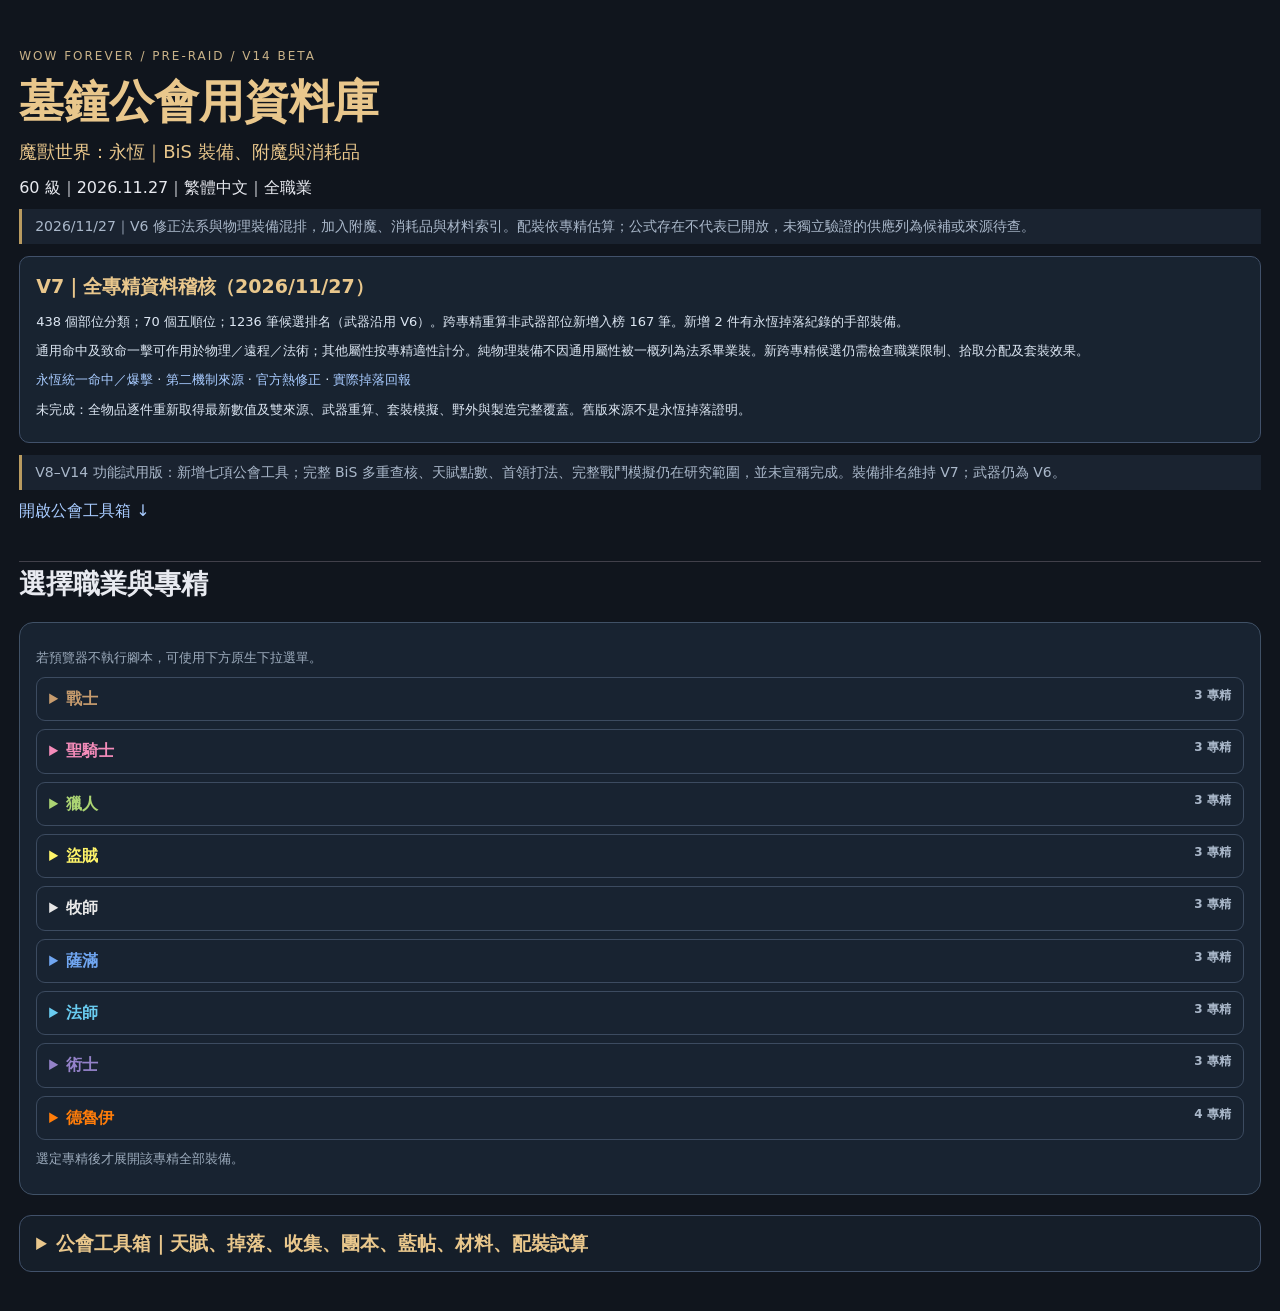
<file: blue-18-3.html>
<!doctype html><html lang="zh-Hant-TW"><head><meta charset="utf-8"><meta name="viewport" content="width=device-width,initial-scale=1"><title>墓鐘資料庫</title><meta http-equiv="refresh" content="0; url=./?view=blue"><style>body{background:#141c27;color:#e7eff8;font:16px/1.6 system-ui;padding:24px}a{color:#a8d1ff}</style></head><body><h1>墓鐘資料庫</h1><p>官方藍帖已整合至首頁，舊入口將自動轉往新版。</p><a href="./?view=blue">開啟暴雪官方藍帖</a></body></html>
</file>
